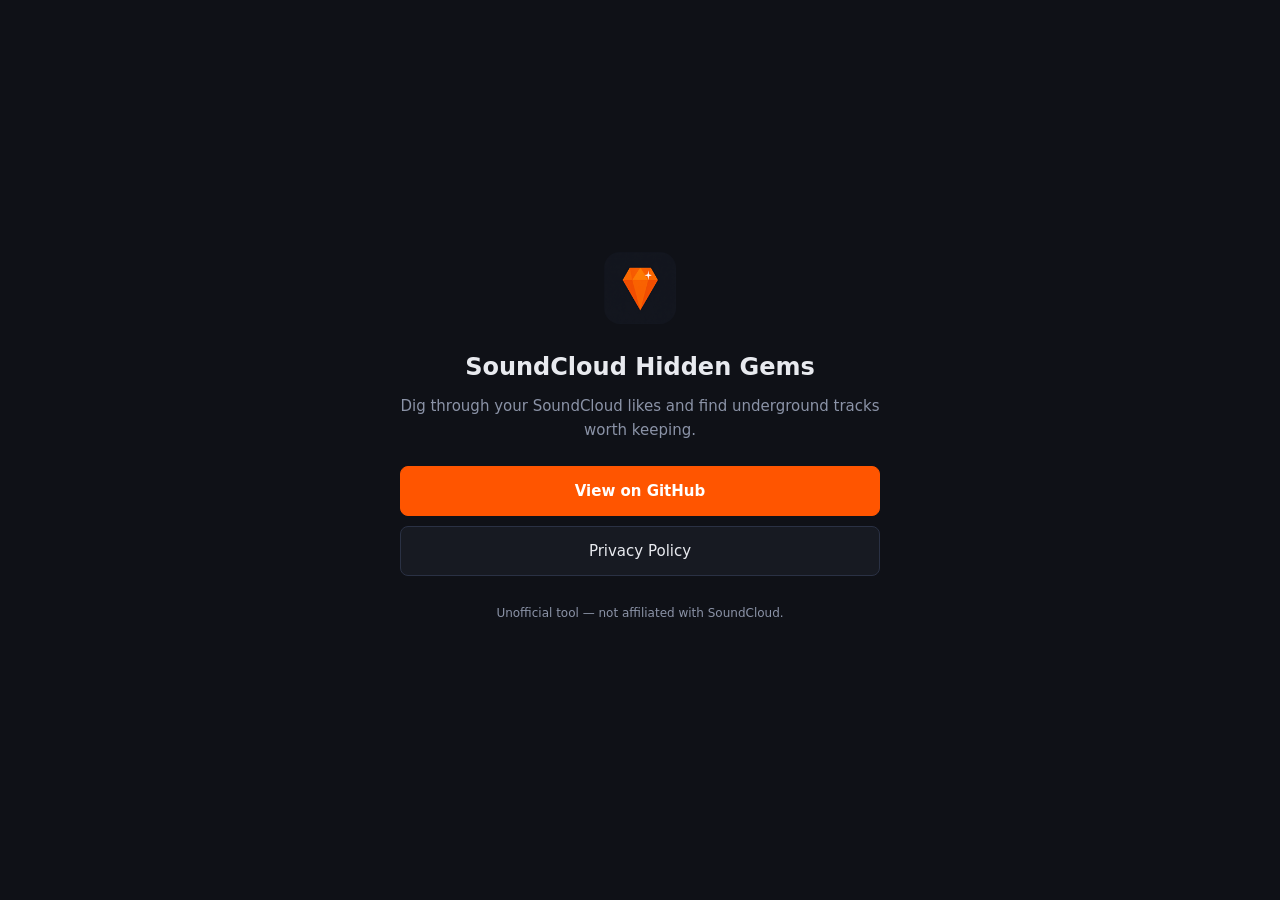
<file: docs/index.html>
<!DOCTYPE html>
<html lang="en">
<head>
  <meta charset="UTF-8">
  <meta name="viewport" content="width=device-width, initial-scale=1.0">
  <title>SoundCloud Hidden Gems</title>
  <style>
    :root {
      color-scheme: dark;
      --bg: #0f1117;
      --card: #171a22;
      --text: #e8eaef;
      --muted: #8b93a7;
      --accent: #ff5500;
      --border: #2a3144;
    }
    * { box-sizing: border-box; }
    body {
      margin: 0;
      font-family: "Segoe UI", system-ui, -apple-system, sans-serif;
      background: var(--bg);
      color: var(--text);
      line-height: 1.6;
      min-height: 100vh;
      display: flex;
      align-items: center;
      justify-content: center;
      padding: 24px;
    }
    main { max-width: 480px; text-align: center; }
    .logo { width: 72px; height: 72px; border-radius: 16px; margin-bottom: 16px; }
    h1 { font-size: 1.5rem; margin: 0 0 8px; }
    p { color: var(--muted); font-size: 0.9375rem; margin: 0 0 24px; }
    .links { display: flex; flex-direction: column; gap: 10px; }
    a {
      display: block;
      padding: 12px 16px;
      border-radius: 8px;
      background: var(--card);
      border: 1px solid var(--border);
      color: var(--text);
      text-decoration: none;
      font-size: 0.9375rem;
    }
    a:hover { border-color: var(--accent); }
    a.primary { background: var(--accent); border-color: var(--accent); color: #fff; font-weight: 600; }
    .disclaimer { margin-top: 28px; font-size: 0.75rem; color: var(--muted); }
  </style>
</head>
<body>
  <main>
    <img class="logo" src="icon128.png" alt="" width="72" height="72">
    <h1>SoundCloud Hidden Gems</h1>
    <p>Dig through your SoundCloud likes and find underground tracks worth keeping.</p>
    <div class="links">
      <a class="primary" href="https://github.com/rentovskiy-cell/Soundcloud_Hidden_Gems">View on GitHub</a>
      <a href="privacy.html">Privacy Policy</a>
    </div>
    <p class="disclaimer">Unofficial tool — not affiliated with SoundCloud.</p>
  </main>
</body>
</html>
</file>
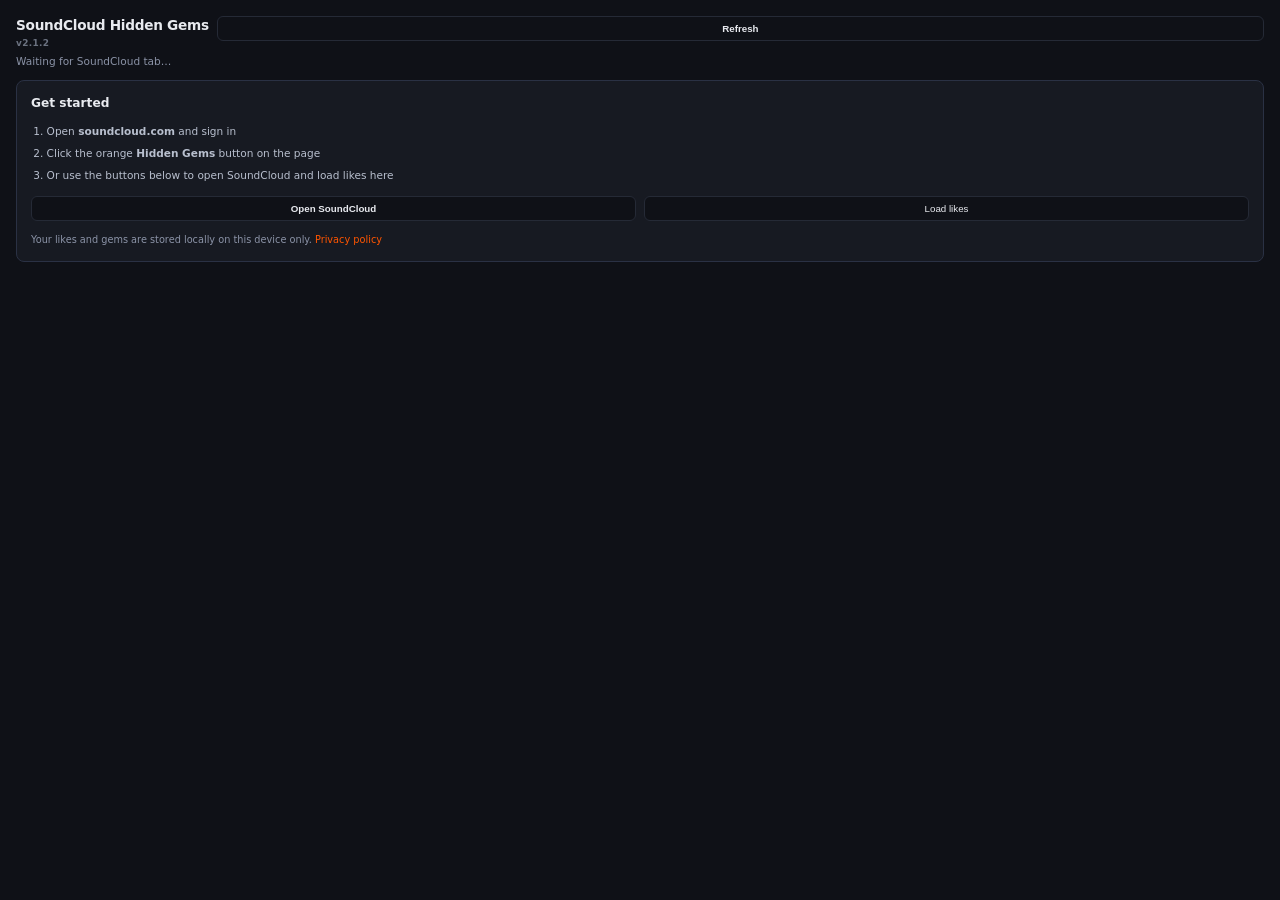
<file: chrome-extension/sidepanel.html>
<!DOCTYPE html>
<html lang="en">
<head>
  <meta charset="UTF-8">
  <meta name="viewport" content="width=device-width, initial-scale=1.0">
  <title>SoundCloud Hidden Gems</title>
  <link rel="stylesheet" href="sidepanel.css">
</head>
<body>
  <main class="panel">
    <header class="header">
      <div class="header-row">
        <div class="header-title-wrap">
          <h1>SoundCloud Hidden Gems</h1>
          <span id="version-label" class="version-label">v2.1.2</span>
        </div>
        <button type="button" id="refresh-likes" class="btn btn-header" title="Reload likes from SoundCloud">Refresh</button>
      </div>
      <p id="user-label" class="muted">Waiting for SoundCloud tab…</p>
      <p id="cache-info" class="cache-info hidden"></p>
    </header>

    <div id="onboarding" class="onboarding">
      <h2 class="onboarding-title">Get started</h2>
      <ol class="onboarding-steps">
        <li>Open <strong>soundcloud.com</strong> and sign in</li>
        <li>Click the orange <strong>Hidden Gems</strong> button on the page</li>
        <li>Or use the buttons below to open SoundCloud and load likes here</li>
      </ol>
      <div class="onboarding-actions">
        <button type="button" id="open-soundcloud" class="btn btn-onboarding-primary">Open SoundCloud</button>
        <button type="button" id="onboarding-load" class="btn btn-onboarding">Load likes</button>
      </div>
      <p class="onboarding-note">
        Your likes and gems are stored locally on this device only.
        <a id="privacy-link" class="onboarding-privacy" href="#" target="_blank" rel="noopener">Privacy policy</a>
      </p>
    </div>

    <div id="status" class="status hidden">Loading your likes…</div>

    <div id="progress-wrap" class="progress-wrap hidden">
      <div class="progress-bar">
        <div id="progress-fill" class="progress-fill"></div>
      </div>
      <p id="progress-text" class="progress-text">Starting…</p>
    </div>

    <div id="main-ui" class="main-ui hidden">
      <div class="tabs">
        <button type="button" id="tab-all" class="tab active">All Tracks</button>
        <button type="button" id="tab-gems" class="tab">My Gems</button>
        <button type="button" id="tab-session" class="tab tab-session hidden">Session</button>
      </div>

      <div id="gems-bar" class="session-bar gems-bar hidden">
        <div class="session-bar-info">
          <strong id="gems-bar-count">0</strong> saved gems
        </div>
        <div class="session-bar-actions">
          <button type="button" id="gems-export-json" class="btn btn-session">Export JSON</button>
          <button type="button" id="gems-copy-urls" class="btn btn-session">Copy URLs</button>
        </div>
      </div>

      <div id="session-bar" class="session-bar hidden">
        <div class="session-bar-info">
          <strong id="session-gem-count">0</strong> gems this session
        </div>
        <div class="session-bar-actions">
          <button type="button" id="session-view" class="btn btn-session">View session gems</button>
          <button type="button" id="session-export-json" class="btn btn-session">Export JSON</button>
          <button type="button" id="session-copy-urls" class="btn btn-session">Copy URLs</button>
          <button type="button" id="session-clear" class="btn btn-session">Clear session</button>
        </div>
      </div>

      <p class="current-preset-line">
        Current Preset: <strong id="current-preset-display">Default</strong>
      </p>

      <div id="active-filter-summary" class="active-filter-summary active-filter-summary-compact">
        <h3>Active Filters</h3>
        <ul id="active-filter-list" class="active-filter-list"></ul>
      </div>

      <details id="filters" class="filters collapsible-section">
        <summary class="collapsible-summary">Filters</summary>
        <div class="filters-body">
          <div class="presets">
            <label class="field-label">
              <span>Preset</span>
              <select id="preset-select"></select>
            </label>
            <div class="preset-actions">
              <button type="button" id="save-preset" class="btn">Save Current as New</button>
              <button type="button" id="rename-preset" class="btn">Rename</button>
              <button type="button" id="delete-preset" class="btn btn-danger">Delete</button>
            </div>
          </div>

          <label class="slider-label">
            <span>Max Plays</span>
            <output id="plays-out">5,000</output>
          </label>
          <input type="range" id="max-plays" min="100" max="100000" step="100" value="5000">

          <label class="slider-label">
            <span>Max Followers</span>
            <output id="followers-out">5,000</output>
          </label>
          <input type="range" id="max-followers" min="100" max="100000" step="100" value="5000">

          <label class="slider-label">
            <span>Max Duration (min)</span>
            <output id="duration-out">20</output>
          </label>
          <input type="range" id="max-duration" min="1" max="120" step="1" value="20">

          <label class="field-label">
            <span>Liked Within</span>
            <select id="liked-within">
              <option value="all">All Time</option>
              <option value="30">Last 30 Days</option>
              <option value="90">Last 90 Days</option>
              <option value="180">Last 6 Months</option>
              <option value="365">Last Year</option>
              <option value="older365">Older Than 1 Year</option>
              <option value="older730">Older Than 2 Years</option>
              <option value="older1095">Older Than 3 Years</option>
            </select>
          </label>

          <div class="checkbox-group">
            <label><input type="checkbox" id="exclude-mixes" checked> Exclude DJ Mixes</label>
            <label><input type="checkbox" id="exclude-podcasts" checked> Exclude Podcasts</label>
            <label><input type="checkbox" id="exclude-live" checked> Exclude Live Sets</label>
            <label><input type="checkbox" id="hide-seen"> Hide Seen Tracks</label>
          </div>

          <label class="field-label">
            <span>Clips / Snippets</span>
            <select id="clips-filter">
              <option value="hide">Hide (full tracks only)</option>
              <option value="any">Show all</option>
              <option value="only">Clips &amp; snippets only</option>
            </select>
          </label>

          <button type="button" id="reset-filters" class="btn btn-reset">Reset Filters</button>
        </div>
      </details>

      <div id="active-label-bar" class="active-label-bar hidden">
        <span>Active Label: <strong id="label-filter-name"></strong></span>
        <button type="button" id="clear-label-filter" class="chip-clear" aria-label="Clear label filter">×</button>
      </div>

      <div id="active-artist-bar" class="active-label-bar active-artist-bar hidden">
        <span>Active Artist: <strong id="artist-filter-name"></strong></span>
        <button type="button" id="clear-artist-filter" class="chip-clear" aria-label="Clear artist filter">×</button>
      </div>

      <div id="active-tag-bar" class="active-label-bar active-tag-bar hidden">
        <span>SC tag: <strong id="tag-filter-name"></strong></span>
        <button type="button" id="clear-tag-filter" class="chip-clear" aria-label="Clear SC tag filter">×</button>
      </div>

      <div id="active-user-tag-bar" class="active-label-bar active-user-tag-bar hidden">
        <span>My tag: <strong id="user-tag-filter-name"></strong></span>
        <button type="button" id="clear-user-tag-filter" class="chip-clear" aria-label="Clear my tag filter">×</button>
      </div>

      <div id="active-clips-bar" class="active-label-bar active-clips-bar hidden">
        <span>Showing <strong>clips &amp; snippets</strong> only</span>
        <button type="button" id="clear-clips-only" class="chip-clear" aria-label="Exit clips-only mode">×</button>
      </div>

      <div id="clips-quick-bar" class="clips-quick-bar hidden">
        <span><strong id="clips-count">0</strong> clips/snippets in your likes</span>
        <button type="button" id="browse-clips" class="btn btn-clips-quick">Browse clips only</button>
      </div>

      <div id="now-playing" class="now-playing">
        <h2>Now Playing</h2>
        <p id="np-title" class="np-title">—</p>
        <p id="np-artist" class="np-artist">—</p>
        <div class="np-controls">
          <button type="button" id="np-previous" class="btn btn-np" disabled>Previous</button>
          <button type="button" id="np-play-pause" class="btn btn-np btn-np-primary">Play</button>
        </div>
        <div class="dig-panel">
          <div class="dig-row">
            <button type="button" id="dig-toggle" class="btn btn-dig">Start Dig Session</button>
            <label class="dig-advance-label">
              <span>Advance after</span>
              <select id="dig-advance">
                <option value="percent:50">50% of track</option>
                <option value="percent:75">75% of track</option>
                <option value="seconds:30">30 seconds</option>
                <option value="seconds:60">60 seconds</option>
                <option value="seconds:90">90 seconds</option>
              </select>
            </label>
          </div>
          <p id="dig-status" class="dig-status hidden"></p>
        </div>
        <p id="playback-error" class="playback-error hidden"></p>
      </div>

      <div id="stats-compact" class="stats-compact">
        <div class="stat stat-primary">
          <span class="stat-label">Matching</span>
          <strong id="stat-matching">0</strong>
        </div>
        <div class="stat stat-primary">
          <span class="stat-label">Unseen</span>
          <strong id="stat-unseen">0</strong>
        </div>
      </div>

      <details id="stats-more" class="stats collapsible-section">
        <summary class="collapsible-summary"><span id="stats-summary">More stats</span></summary>
        <div class="stat">
          <span class="stat-label">Total liked tracks</span>
          <strong id="stat-total">0</strong>
        </div>
        <div class="stat">
          <span class="stat-label">Clips / snippets</span>
          <strong id="stat-clips">0</strong>
        </div>
        <div class="stat">
          <span class="stat-label">My Gems</span>
          <strong id="stat-gems">0</strong>
        </div>
        <div class="stat">
          <span class="stat-label">Session gems</span>
          <strong id="stat-session-gems">0</strong>
        </div>
        <div id="stat-avg-plays-wrap" class="stat">
          <span class="stat-label">Average plays</span>
          <strong id="stat-avg-plays">N/A</strong>
        </div>
        <div id="stat-avg-followers-wrap" class="stat">
          <span class="stat-label">Average followers</span>
          <strong id="stat-avg-followers">N/A</strong>
        </div>
        <div class="stat">
          <span class="stat-label">Seen tracks</span>
          <strong id="stat-seen">0</strong>
        </div>
      </details>

      <p id="no-matches-notice" class="no-matches-notice hidden">No tracks match current filters.</p>

      <label class="search-wrap">
        <span class="search-label">Search</span>
        <input type="search" id="track-search" class="search-input" placeholder="Title, artist, label, genre, tags…" autocomplete="off">
      </label>

      <details id="top-tags" class="top-labels collapsible-section">
        <summary class="collapsible-summary">SoundCloud Tags</summary>
        <div id="top-tags-list" class="tag-chips"></div>
      </details>

      <details id="my-tags" class="top-labels collapsible-section">
        <summary class="collapsible-summary"><span id="my-tags-summary">My Tags</span></summary>
        <div id="my-tags-list" class="tag-chips user-tag-chips"></div>
      </details>

      <details id="top-artists" class="top-labels collapsible-section">
        <summary class="collapsible-summary">Top Artists</summary>
        <div id="top-artists-list" class="top-labels-list"></div>
      </details>

      <details id="top-labels" class="top-labels collapsible-section">
        <summary class="collapsible-summary">Top Labels</summary>
        <div id="top-labels-list" class="top-labels-list"></div>
      </details>

      <details id="browse-artists" class="top-labels collapsible-section browse-section">
        <summary class="collapsible-summary"><span id="browse-artists-summary">All Artists</span></summary>
        <div class="browse-controls">
          <input type="search" id="browse-artists-search" class="browse-search" placeholder="Search artists…" autocomplete="off">
          <label class="browse-min-label">
            <span>Show</span>
            <select id="browse-artists-min">
              <option value="1">All (incl. 1 track)</option>
              <option value="2">2+ tracks</option>
              <option value="5">5+ tracks</option>
            </select>
          </label>
        </div>
        <div id="browse-artists-list" class="browse-list"></div>
      </details>

      <details id="browse-labels" class="top-labels collapsible-section browse-section">
        <summary class="collapsible-summary"><span id="browse-labels-summary">All Labels</span></summary>
        <div class="browse-controls">
          <input type="search" id="browse-labels-search" class="browse-search" placeholder="Search labels…" autocomplete="off">
          <label class="browse-min-label">
            <span>Show</span>
            <select id="browse-labels-min">
              <option value="1">All (incl. 1 track)</option>
              <option value="2">2+ tracks</option>
              <option value="5">5+ tracks</option>
            </select>
          </label>
        </div>
        <div id="browse-labels-list" class="browse-list"></div>
      </details>

      <div id="table-wrap" class="table-wrap">
        <table>
          <thead>
            <tr>
              <th class="col-star"></th>
              <th class="sortable" data-sort="title">Title</th>
              <th class="sortable" data-sort="username">Artist</th>
              <th class="sortable" data-sort="label_name">Label</th>
              <th>My Tags</th>
              <th class="sortable num" data-sort="playback_count">Plays</th>
              <th class="sortable num" data-sort="likes_count">Likes</th>
              <th class="sortable num" data-sort="followers_count">Followers</th>
              <th class="sortable num" data-sort="duration">Duration</th>
              <th class="sortable num" data-sort="played_at">Date Liked</th>
              <th class="sortable num" data-sort="liked_age">Liked Age</th>
              <th class="col-play">Play</th>
              <th>Open</th>
            </tr>
          </thead>
          <tbody id="tracks-body"></tbody>
        </table>
      </div>

      <button type="button" id="next-gem-fab" class="next-gem-fab" disabled>Next Gem</button>
    </div>

    <div id="error" class="error hidden"></div>
  </main>
  <script src="playback.js"></script>
  <script src="sidepanel.js"></script>
</body>
</html>
</file>
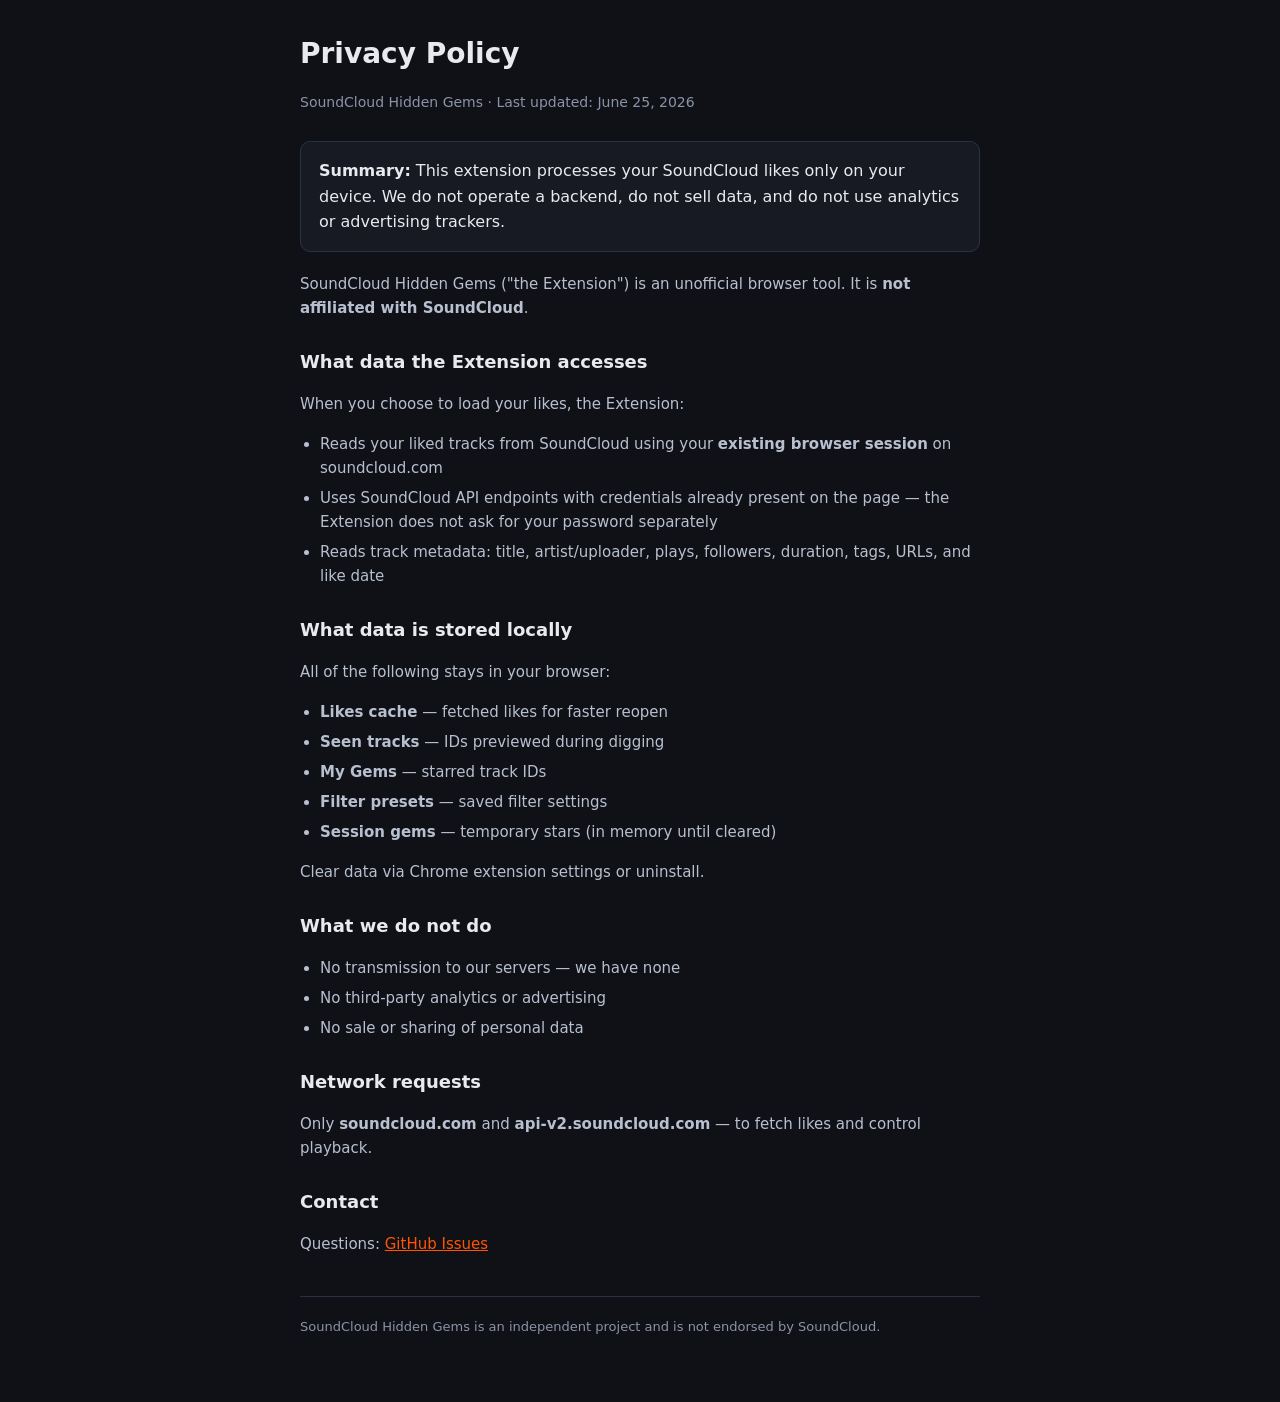
<file: docs/privacy.html>
<!DOCTYPE html>
<html lang="en">
<head>
  <meta charset="UTF-8">
  <meta name="viewport" content="width=device-width, initial-scale=1.0">
  <title>Privacy Policy — SoundCloud Hidden Gems</title>
  <style>
    :root {
      color-scheme: dark;
      --bg: #0f1117;
      --card: #171a22;
      --text: #e8eaef;
      --muted: #8b93a7;
      --accent: #ff5500;
      --border: #2a3144;
    }
    * { box-sizing: border-box; }
    body {
      margin: 0;
      font-family: "Segoe UI", system-ui, -apple-system, sans-serif;
      background: var(--bg);
      color: var(--text);
      line-height: 1.6;
    }
    main {
      max-width: 720px;
      margin: 0 auto;
      padding: 32px 20px 64px;
    }
    h1 { font-size: 1.75rem; margin: 0 0 8px; }
    .meta { color: var(--muted); font-size: 0.875rem; margin-bottom: 28px; }
    h2 { font-size: 1.125rem; margin: 28px 0 10px; }
    p, li { color: #b8bfce; font-size: 0.9375rem; }
    ul { padding-left: 1.25rem; }
    li + li { margin-top: 6px; }
    a { color: var(--accent); }
    .card {
      background: var(--card);
      border: 1px solid var(--border);
      border-radius: 10px;
      padding: 16px 18px;
      margin: 20px 0;
    }
    footer {
      margin-top: 40px;
      padding-top: 20px;
      border-top: 1px solid var(--border);
      color: var(--muted);
      font-size: 0.8125rem;
    }
  </style>
</head>
<body>
  <main>
    <h1>Privacy Policy</h1>
    <p class="meta">SoundCloud Hidden Gems · Last updated: June 25, 2026</p>

    <div class="card">
      <strong>Summary:</strong> This extension processes your SoundCloud likes only on your device.
      We do not operate a backend, do not sell data, and do not use analytics or advertising trackers.
    </div>

    <p>
      SoundCloud Hidden Gems (&quot;the Extension&quot;) is an unofficial browser tool.
      It is <strong>not affiliated with SoundCloud</strong>.
    </p>

    <h2>What data the Extension accesses</h2>
    <p>When you choose to load your likes, the Extension:</p>
    <ul>
      <li>Reads your liked tracks from SoundCloud using your <strong>existing browser session</strong> on soundcloud.com</li>
      <li>Uses SoundCloud API endpoints with credentials already present on the page — the Extension does not ask for your password separately</li>
      <li>Reads track metadata: title, artist/uploader, plays, followers, duration, tags, URLs, and like date</li>
    </ul>

    <h2>What data is stored locally</h2>
    <p>All of the following stays in your browser:</p>
    <ul>
      <li><strong>Likes cache</strong> — fetched likes for faster reopen</li>
      <li><strong>Seen tracks</strong> — IDs previewed during digging</li>
      <li><strong>My Gems</strong> — starred track IDs</li>
      <li><strong>Filter presets</strong> — saved filter settings</li>
      <li><strong>Session gems</strong> — temporary stars (in memory until cleared)</li>
    </ul>
    <p>Clear data via Chrome extension settings or uninstall.</p>

    <h2>What we do not do</h2>
    <ul>
      <li>No transmission to our servers — we have none</li>
      <li>No third-party analytics or advertising</li>
      <li>No sale or sharing of personal data</li>
    </ul>

    <h2>Network requests</h2>
    <p>Only <strong>soundcloud.com</strong> and <strong>api-v2.soundcloud.com</strong> — to fetch likes and control playback.</p>

    <h2>Contact</h2>
    <p>
      Questions:
      <a href="https://github.com/rentovskiy-cell/Soundcloud_Hidden_Gems/issues">GitHub Issues</a>
    </p>

    <footer>
      SoundCloud Hidden Gems is an independent project and is not endorsed by SoundCloud.
    </footer>
  </main>
</body>
</html>
</file>
<file: chrome-extension/sidepanel.css>
*,
*::before,
*::after {
  box-sizing: border-box;
}

html,
body {
  margin: 0;
  min-height: 100%;
  background: #0f1117;
  color: #e8eaef;
  font-family: "Segoe UI", system-ui, -apple-system, sans-serif;
  font-size: 13px;
  line-height: 1.4;
}

.panel {
  display: flex;
  flex-direction: column;
  min-height: 100vh;
  padding: 16px;
  gap: 12px;
}

.header h1 {
  margin: 0;
  font-size: 1.05rem;
  font-weight: 700;
  letter-spacing: -0.02em;
}

.header-row {
  display: flex;
  align-items: flex-start;
  justify-content: space-between;
  gap: 8px;
}

.header-title-wrap {
  display: flex;
  flex-direction: column;
  gap: 2px;
  min-width: 0;
}

.version-label {
  font-size: 0.6875rem;
  font-weight: 600;
  color: #6b7280;
  letter-spacing: 0.04em;
}

.onboarding-privacy {
  color: #ff5500;
  text-decoration: none;
}

.onboarding-privacy:hover {
  text-decoration: underline;
}

.btn-header {
  flex: 0 0 auto;
  padding: 5px 10px;
  font-size: 0.75rem;
  font-weight: 600;
}

.cache-info {
  margin: 4px 0 0;
  color: #6eb5ff;
  font-size: 0.75rem;
}

.muted {
  margin: 4px 0 0;
  color: #8b93a7;
  font-size: 0.8125rem;
}

.status {
  padding: 10px 12px;
  border-radius: 8px;
  background: #171a22;
  color: #b8bfce;
}

.onboarding {
  display: flex;
  flex-direction: column;
  gap: 12px;
  padding: 14px;
  border-radius: 8px;
  background: #171a22;
  border: 1px solid #2a3144;
}

.onboarding-title {
  margin: 0;
  font-size: 0.9375rem;
  font-weight: 600;
  color: #e8eaef;
}

.onboarding-steps {
  margin: 0;
  padding-left: 1.2rem;
  color: #b8bfce;
  font-size: 0.8125rem;
  line-height: 1.5;
}

.onboarding-steps li + li {
  margin-top: 6px;
}

.onboarding-actions {
  display: flex;
  flex-wrap: wrap;
  gap: 8px;
}

.btn-onboarding-primary {
  flex: 1 1 auto;
  background: #ff5500;
  color: #fff;
  font-weight: 700;
}

.btn-onboarding-primary:hover {
  background: #ff6a1a;
}

.btn-onboarding {
  flex: 1 1 auto;
}

.onboarding-note {
  margin: 0;
  font-size: 0.75rem;
  color: #8b93a7;
  line-height: 1.4;
}

.hidden {
  display: none !important;
}

.progress-wrap {
  display: flex;
  flex-direction: column;
  gap: 6px;
}

.progress-bar {
  height: 6px;
  border-radius: 999px;
  background: #252a36;
  overflow: hidden;
}

.progress-fill {
  width: 0%;
  height: 100%;
  border-radius: inherit;
  background: #ff5500;
  transition: width 0.2s ease;
}

.progress-text {
  margin: 0;
  color: #8b93a7;
  font-size: 0.8125rem;
}

.main-ui {
  display: flex;
  flex-direction: column;
  gap: 12px;
  flex: 1;
  min-height: 0;
}

.tabs {
  display: flex;
  gap: 4px;
  padding: 4px;
  border-radius: 8px;
  background: #171a22;
}

.tab {
  flex: 1;
  padding: 8px 12px;
  border: none;
  border-radius: 6px;
  background: transparent;
  color: #8b93a7;
  font-size: 0.8125rem;
  font-weight: 600;
  cursor: pointer;
  transition: background 0.15s, color 0.15s;
}

.tab:hover {
  color: #e8eaef;
}

.tab.active {
  background: #252a36;
  color: #ff5500;
}

.current-preset-line {
  margin: 0 0 10px;
  font-size: 0.8125rem;
  color: #b8bfce;
}

.current-preset-line strong {
  color: #ff5500;
  font-weight: 600;
}

.active-label-bar {
  display: flex;
  align-items: center;
  justify-content: space-between;
  gap: 8px;
  padding: 10px 12px;
  border-radius: 8px;
  background: #1a2030;
  border: 1px solid #2a3550;
  color: #b8bfce;
  font-size: 0.8125rem;
}

.active-label-bar strong {
  color: #6eb5ff;
  font-weight: 600;
}

.active-filter-summary {
  margin-top: 0;
  padding: 10px 12px;
  border-radius: 8px;
  background: #171a22;
}

.active-filter-summary-compact {
  padding-top: 10px;
  padding-bottom: 10px;
}

.active-filter-summary-compact h3 {
  margin-top: 0;
}

.active-filter-summary h3 {
  margin: 0 0 8px;
  font-size: 0.75rem;
  text-transform: uppercase;
  letter-spacing: 0.08em;
  color: #8b93a7;
  font-weight: 600;
}

.active-filter-list {
  margin: 0;
  padding: 0;
  list-style: none;
  display: flex;
  flex-direction: column;
  gap: 4px;
}

.active-filter-list li {
  padding: 5px 8px;
  border-radius: 6px;
  background: #0f1117;
  color: #e8eaef;
  font-size: 0.8125rem;
  font-variant-numeric: tabular-nums;
}

.no-matches-notice {
  margin: 0;
  padding: 12px;
  border-radius: 8px;
  background: #171a22;
  border: 1px dashed #252a36;
  color: #8b93a7;
  font-size: 0.8125rem;
  text-align: center;
}

.now-playing {
  padding: 12px;
  border-radius: 8px;
  background: linear-gradient(135deg, #1a2030 0%, #171a22 100%);
  border: 1px solid #252a36;
}

.now-playing h2 {
  margin: 0 0 8px;
  font-size: 0.75rem;
  text-transform: uppercase;
  letter-spacing: 0.08em;
  color: #8b93a7;
}

.np-title {
  margin: 0;
  font-size: 0.9375rem;
  font-weight: 600;
  color: #e8eaef;
  overflow: hidden;
  text-overflow: ellipsis;
  white-space: nowrap;
}

.np-artist {
  margin: 2px 0 10px;
  font-size: 0.8125rem;
  color: #8b93a7;
  overflow: hidden;
  text-overflow: ellipsis;
  white-space: nowrap;
}

.np-controls {
  display: grid;
  grid-template-columns: 1fr 1fr;
  gap: 6px;
}

.btn-np {
  padding: 8px 6px;
  font-size: 0.75rem;
  font-weight: 600;
}

.btn-np-primary {
  border-color: #ff5500;
  background: #2a1a10;
  color: #ffb366;
}

.btn-np-primary:hover {
  background: #3a2210;
  color: #ff5500;
}

.btn-np:disabled {
  opacity: 0.4;
  cursor: not-allowed;
}

.playback-error {
  margin: 8px 0 0;
  font-size: 0.75rem;
  color: #ffb366;
}

.playback-error.playback-status {
  color: #8b93a7;
}

.dig-panel {
  margin-top: 10px;
  padding-top: 10px;
  border-top: 1px solid #252a36;
}

.dig-row {
  display: flex;
  flex-direction: column;
  gap: 8px;
}

.btn-dig {
  width: 100%;
  font-weight: 600;
}

.btn-dig-active {
  border-color: #ff5500;
  background: #2a1a10;
  color: #ffb366;
}

.dig-advance-label {
  display: flex;
  flex-direction: column;
  gap: 4px;
  font-size: 0.75rem;
  color: #8b93a7;
}

.dig-advance-label select {
  padding: 6px 8px;
  border: 1px solid #252a36;
  border-radius: 6px;
  background: #0f1117;
  color: #e8eaef;
  font-size: 0.8125rem;
}

.dig-status {
  margin: 8px 0 0;
  font-size: 0.75rem;
  color: #6eb5ff;
}

.search-wrap {
  display: flex;
  flex-direction: column;
  gap: 4px;
}

.search-label {
  font-size: 0.75rem;
  text-transform: uppercase;
  letter-spacing: 0.08em;
  color: #8b93a7;
}

.search-input {
  width: 100%;
  padding: 8px 10px;
  border: 1px solid #252a36;
  border-radius: 8px;
  background: #171a22;
  color: #e8eaef;
  font-size: 0.8125rem;
}

.search-input:focus {
  outline: none;
  border-color: #ff5500;
}

.search-input::placeholder {
  color: #5a6070;
}

.active-tag-bar strong {
  color: #b88cff;
}

.active-clips-bar {
  border-color: #4a3a20;
  background: #1f1a14;
}

.active-clips-bar strong {
  color: #ffb366;
}

.clips-quick-bar {
  display: flex;
  align-items: center;
  justify-content: space-between;
  gap: 10px;
  padding: 10px 12px;
  border-radius: 8px;
  background: #1f1a14;
  border: 1px dashed #4a3a20;
  color: #b8bfce;
  font-size: 0.8125rem;
}

.clips-quick-bar strong {
  color: #ffb366;
}

.btn-clips-quick {
  flex: 0 0 auto;
  padding: 6px 10px;
  font-size: 0.75rem;
  font-weight: 600;
  border-color: #5c4a20;
  color: #ffb366;
}

.btn-clips-quick:hover {
  border-color: #ff5500;
  color: #ff5500;
}

.premiere-badge {
  display: inline-block;
  padding: 1px 5px;
  margin-right: 4px;
  border-radius: 4px;
  background: #1a2430;
  border: 1px solid #2a4550;
  color: #7ec8e3;
  font-size: 0.625rem;
  font-weight: 700;
  text-transform: uppercase;
  letter-spacing: 0.04em;
  vertical-align: middle;
}

.via-channel {
  display: block;
  margin-top: 2px;
  color: #5a6070;
  font-size: 0.625rem;
  line-height: 1.2;
}

.clip-badge {
  display: inline-block;
  padding: 1px 5px;
  margin-right: 4px;
  border-radius: 4px;
  background: #2a2210;
  border: 1px solid #5c4a20;
  color: #ffb366;
  font-size: 0.625rem;
  font-weight: 700;
  text-transform: uppercase;
  letter-spacing: 0.04em;
  vertical-align: middle;
}

.filters {
  padding: 12px;
  border-radius: 8px;
  background: #171a22;
}

.filters-body {
  display: flex;
  flex-direction: column;
  gap: 2px;
  margin-top: 8px;
}

.filters:not([open]) .filters-body {
  display: none;
}

.filters[open] > .collapsible-summary {
  margin-bottom: 0;
}

.filters h2 {
  margin: 0 0 8px;
  font-size: 0.75rem;
  text-transform: uppercase;
  letter-spacing: 0.08em;
  color: #8b93a7;
}

.presets {
  display: flex;
  flex-direction: column;
  gap: 8px;
  margin-bottom: 8px;
  padding-bottom: 10px;
  border-bottom: 1px solid #252a36;
}

.presets select,
.field-label select {
  width: 100%;
  padding: 6px 8px;
  border: 1px solid #252a36;
  border-radius: 6px;
  background: #0f1117;
  color: #e8eaef;
  font-size: 0.8125rem;
}

.preset-actions {
  display: grid;
  grid-template-columns: 1fr;
  gap: 6px;
}

.btn-reset {
  width: 100%;
  margin-top: 12px;
  border-color: #3a4050;
  color: #b8bfce;
}

.btn-reset:hover {
  border-color: #ff5500;
  color: #ff5500;
}

.chip-clear {
  padding: 0 6px;
  border: none;
  border-radius: 4px;
  background: transparent;
  color: #8b93a7;
  font-size: 1.125rem;
  line-height: 1;
  cursor: pointer;
}

.chip-clear:hover {
  color: #ff5500;
  background: #252a36;
}

.btn {
  flex: 1;
  padding: 6px 8px;
  border: 1px solid #252a36;
  border-radius: 6px;
  background: #0f1117;
  color: #e8eaef;
  font-size: 0.75rem;
  cursor: pointer;
}

.btn:hover {
  border-color: #ff5500;
  color: #ff5500;
}

.btn-danger:hover {
  border-color: #c0392b;
  color: #e74c3c;
}

.slider-label,
.field-label {
  display: flex;
  justify-content: space-between;
  align-items: center;
  margin-top: 8px;
  margin-bottom: 2px;
  font-size: 0.8125rem;
}

.field-label {
  flex-direction: column;
  align-items: stretch;
  gap: 6px;
}

.slider-label output {
  font-variant-numeric: tabular-nums;
  font-weight: 600;
  color: #ff5500;
}

input[type="range"] {
  width: 100%;
  accent-color: #ff5500;
}

.checkbox-group {
  display: flex;
  flex-direction: column;
  gap: 6px;
  margin-top: 12px;
  padding-top: 10px;
  border-top: 1px solid #252a36;
}

.checkbox-group label {
  display: flex;
  align-items: center;
  gap: 8px;
  cursor: pointer;
  font-size: 0.8125rem;
}

#stats-more {
  padding: 12px;
  border-radius: 8px;
  background: #171a22;
}

#stats-more[open] > .collapsible-summary {
  margin-bottom: 8px;
}

.stats-compact {
  display: grid;
  grid-template-columns: 1fr 1fr;
  gap: 8px;
}

.stats {
  display: grid;
  grid-template-columns: 1fr;
  gap: 8px;
  margin-top: 8px;
}

.stat-primary {
  background: #1c2030;
  border: 1px solid #2a3144;
}

.stat-primary strong {
  color: #e8eaef;
}

.stat-primary .stat-label {
  color: #a8b0c4;
}

.stat {
  display: flex;
  justify-content: space-between;
  align-items: center;
  padding: 10px 12px;
  border-radius: 8px;
  background: #171a22;
}

.stat-label {
  color: #8b93a7;
}

.stat strong {
  font-size: 0.9375rem;
  font-variant-numeric: tabular-nums;
}

.top-labels {
  padding: 12px;
  border-radius: 8px;
  background: #171a22;
}

.collapsible-section {
  border: none;
}

.collapsible-summary {
  margin: 0 0 0;
  padding: 0;
  font-size: 0.75rem;
  text-transform: uppercase;
  letter-spacing: 0.08em;
  color: #8b93a7;
  cursor: pointer;
  list-style: none;
  user-select: none;
}

.collapsible-summary::-webkit-details-marker {
  display: none;
}

.collapsible-summary::before {
  content: "▸ ";
  display: inline-block;
  transition: transform 0.15s ease;
}

.top-labels[open] > .collapsible-summary::before {
  transform: rotate(90deg);
}

.collapsible-section[open] > .collapsible-summary::before {
  transform: rotate(90deg);
}

.collapsible-section[open] > .collapsible-summary {
  margin-bottom: 8px;
}

.top-labels[open] > .collapsible-summary {
  margin-bottom: 8px;
}

.top-labels:not([open]) > .top-labels-list,
.top-tags:not([open]) > .tag-chips,
.browse-section:not([open]) > .browse-list,
.browse-section:not([open]) > .browse-controls {
  display: none;
}

.session-bar {
  display: flex;
  flex-direction: column;
  gap: 8px;
  padding: 10px 12px;
  border-radius: 8px;
  background: #1a2030;
  border: 1px solid #2a3550;
}

.session-bar-active {
  border-color: #6eb5ff;
  box-shadow: inset 0 0 0 1px rgba(110, 181, 255, 0.25);
}

.gems-bar-active {
  border-color: #ffb347;
  box-shadow: inset 0 0 0 1px rgba(255, 179, 71, 0.25);
}

.gems-bar .session-bar-info strong {
  color: #ffb347;
}

.session-bar-info {
  font-size: 0.8125rem;
  color: #b8bfce;
}

.session-bar-info strong {
  color: #6eb5ff;
  font-size: 1rem;
}

.session-bar-actions {
  display: flex;
  flex-wrap: wrap;
  gap: 6px;
}

.btn-session {
  flex: 1 1 auto;
  min-width: 0;
  padding: 6px 8px;
  font-size: 0.6875rem;
  font-weight: 600;
}

.tab-session.active {
  color: #6eb5ff;
}

.active-artist-bar {
  border-color: #2a4050;
  background: #141c24;
}

.active-artist-bar strong {
  color: #6eb5ff;
}

.browse-controls {
  display: flex;
  flex-direction: column;
  gap: 8px;
  margin: 8px 0;
}

.browse-search {
  width: 100%;
  padding: 7px 10px;
  border: 1px solid #252a36;
  border-radius: 6px;
  background: #0f1117;
  color: #e8eaef;
  font-size: 0.8125rem;
}

.browse-search:focus {
  outline: none;
  border-color: #ff5500;
}

.browse-min-label {
  display: flex;
  align-items: center;
  justify-content: space-between;
  gap: 8px;
  font-size: 0.75rem;
  color: #8b93a7;
}

.browse-min-label select {
  flex: 1;
  padding: 5px 8px;
  border: 1px solid #252a36;
  border-radius: 6px;
  background: #0f1117;
  color: #e8eaef;
  font-size: 0.75rem;
}

.browse-list {
  display: flex;
  flex-direction: column;
  gap: 4px;
  max-height: 220px;
  overflow: auto;
  padding-right: 2px;
}

.browse-item .label-stat-count {
  font-size: 0.6875rem;
}

.find-full-btn {
  display: inline-block;
  margin-right: 4px;
  padding: 1px 6px;
  border: 1px solid #2a4050;
  border-radius: 4px;
  background: #141c24;
  color: #6eb5ff;
  font-family: inherit;
  font-size: 0.625rem;
  font-weight: 700;
  text-transform: uppercase;
  letter-spacing: 0.03em;
  cursor: pointer;
  vertical-align: middle;
}

.find-full-btn:hover {
  border-color: #6eb5ff;
  color: #9ed0ff;
}

.session-badge {
  display: inline-block;
  padding: 1px 5px;
  margin-right: 4px;
  border-radius: 4px;
  background: #1a2840;
  border: 1px solid #2a4050;
  color: #6eb5ff;
  font-size: 0.625rem;
  font-weight: 700;
  text-transform: uppercase;
  letter-spacing: 0.04em;
  vertical-align: middle;
}

.top-labels h2 {
  margin: 0 0 8px;
  font-size: 0.75rem;
  text-transform: uppercase;
  letter-spacing: 0.08em;
  color: #8b93a7;
}

.top-labels-list {
  display: flex;
  flex-direction: column;
  gap: 4px;
}

.label-stat {
  display: flex;
  justify-content: space-between;
  align-items: center;
  width: 100%;
  padding: 6px 8px;
  border: 1px solid transparent;
  border-radius: 6px;
  background: #0f1117;
  color: #e8eaef;
  font-size: 0.8125rem;
  text-align: left;
  cursor: pointer;
}

.label-stat:hover {
  border-color: #ff5500;
  background: #171a22;
}

.label-stat-active,
.label-stat-active:hover {
  border-color: #ff5500;
  background: #2a1a10;
  box-shadow: inset 0 0 0 1px rgba(255, 85, 0, 0.25);
}

.label-stat-active .label-stat-name {
  color: #ff5500;
}

.label-stat-name {
  font-weight: 500;
  overflow: hidden;
  text-overflow: ellipsis;
  white-space: nowrap;
  margin-right: 8px;
}

.label-stat-count {
  flex-shrink: 0;
  color: #8b93a7;
  font-variant-numeric: tabular-nums;
}

.tag-chips {
  display: flex;
  flex-wrap: wrap;
  gap: 6px;
}

.tag-chip {
  display: inline-flex;
  align-items: center;
  gap: 6px;
  padding: 5px 10px;
  border: 1px solid #252a36;
  border-radius: 999px;
  background: #0f1117;
  color: #e8eaef;
  font-size: 0.75rem;
  cursor: pointer;
  transition: border-color 0.15s, background 0.15s;
}

.tag-chip:hover {
  border-color: #b88cff;
  color: #dcc6ff;
}

.tag-chip-active {
  border-color: #b88cff;
  background: #221830;
  color: #dcc6ff;
}

.tag-chip-count {
  color: #8b93a7;
  font-size: 0.6875rem;
  font-variant-numeric: tabular-nums;
}

.user-tags-cell {
  min-width: 88px;
  max-width: 140px;
  vertical-align: top;
}

.user-tags-wrap {
  display: flex;
  flex-wrap: wrap;
  gap: 4px;
  align-items: center;
}

.user-tag-chip {
  display: inline-flex;
  align-items: center;
  gap: 2px;
  padding: 2px 4px 2px 6px;
  border: 1px solid #4a3820;
  border-radius: 999px;
  background: #2a2010;
  font-size: 0.6875rem;
  line-height: 1.2;
}

.user-tag-chip-list {
  cursor: pointer;
  padding: 5px 10px;
  font-size: 0.75rem;
  gap: 6px;
}

.user-tag-chip-active {
  border-color: #ffb347;
  background: #3a2810;
}

.user-tag-filter {
  border: none;
  background: transparent;
  color: #ffd9a0;
  padding: 0;
  font: inherit;
  cursor: pointer;
}

.user-tag-filter:hover {
  color: #fff;
}

.user-tag-remove {
  border: none;
  background: transparent;
  color: #8b7355;
  padding: 0 2px;
  font-size: 0.875rem;
  line-height: 1;
  cursor: pointer;
}

.user-tag-remove:hover {
  color: #ffb347;
}

.user-tag-add {
  flex: 0 0 auto;
  width: 20px;
  height: 20px;
  padding: 0;
  border: 1px dashed #4a3820;
  border-radius: 999px;
  background: transparent;
  color: #ffb347;
  font-size: 0.875rem;
  line-height: 1;
  cursor: pointer;
}

.user-tag-add:hover {
  border-color: #ffb347;
  background: #2a2010;
}

.user-tag-chip-name {
  color: #ffd9a0;
}

.user-tag-chip-count {
  color: #8b7355;
  font-size: 0.6875rem;
  font-variant-numeric: tabular-nums;
}

.active-user-tag-bar {
  border-color: #ffb347;
}

.active-user-tag-bar strong {
  color: #ffb347;
}

.muted-inline {
  margin: 0;
  color: #8b93a7;
  font-size: 0.8125rem;
}

.empty-row {
  padding: 24px 12px;
  text-align: center;
  color: #8b93a7;
  font-size: 0.8125rem;
}

.error {
  padding: 10px 12px;
  border-radius: 8px;
  background: #2a1f14;
  border: 1px solid #5c3d20;
  color: #ffb366;
}

.table-wrap {
  flex: 1;
  min-height: 0;
  overflow: auto;
  padding-bottom: 72px;
}

.next-gem-fab {
  position: fixed;
  right: 16px;
  bottom: 16px;
  z-index: 100;
  padding: 12px 20px;
  border: none;
  border-radius: 999px;
  background: #ff5500;
  color: #fff;
  font-family: inherit;
  font-size: 0.8125rem;
  font-weight: 700;
  letter-spacing: 0.02em;
  cursor: pointer;
  box-shadow: 0 4px 20px rgba(0, 0, 0, 0.5);
  transition: transform 0.15s ease, background 0.15s ease, opacity 0.15s ease;
}

.next-gem-fab:hover:not(:disabled) {
  background: #ff6a1a;
  transform: translateY(-2px);
}

.next-gem-fab:active:not(:disabled) {
  transform: translateY(0);
}

.next-gem-fab:disabled {
  opacity: 0.45;
  cursor: not-allowed;
  box-shadow: none;
}

table {
  width: 100%;
  border-collapse: collapse;
}

th,
td {
  padding: 8px 4px;
  border-bottom: 1px solid #252a36;
  text-align: left;
  vertical-align: top;
}

th {
  position: sticky;
  top: 0;
  z-index: 1;
  background: #0f1117;
  color: #8b93a7;
  font-size: 0.6875rem;
  text-transform: uppercase;
  letter-spacing: 0.04em;
  white-space: nowrap;
}

th.sortable {
  cursor: pointer;
  user-select: none;
}

th.sortable:hover {
  color: #e8eaef;
}

th.sort-active {
  color: #ff5500;
}

th.sort-active.sort-desc::after {
  content: " ↓";
}

th.sort-active.sort-asc::after {
  content: " ↑";
}

th.num,
td.num {
  text-align: right;
  font-variant-numeric: tabular-nums;
  white-space: nowrap;
}

th.col-star,
td.col-star {
  width: 28px;
  padding-left: 0;
  padding-right: 0;
  text-align: center;
}

th.col-play,
td.col-play {
  width: 36px;
  padding-left: 0;
  padding-right: 0;
  text-align: center;
}

.play-btn {
  padding: 2px 6px;
  border: 1px solid #252a36;
  border-radius: 4px;
  background: #0f1117;
  color: #6eb5ff;
  font-size: 0.75rem;
  line-height: 1.2;
  cursor: pointer;
}

.play-btn:hover,
.play-btn-active {
  border-color: #ff5500;
  color: #ff5500;
  background: #2a1a10;
}

tbody tr.row-playing {
  background: #1a2030;
  box-shadow: inset 3px 0 0 #ff5500;
}

.playing-indicator {
  display: inline-block;
  padding: 1px 5px;
  border-radius: 4px;
  background: #2a1a10;
  color: #ff5500;
  font-size: 0.625rem;
  font-weight: 700;
  text-transform: uppercase;
  letter-spacing: 0.04em;
  vertical-align: middle;
}

.star-btn {
  padding: 2px 4px;
  border: none;
  border-radius: 4px;
  background: transparent;
  color: #5a6070;
  font-size: 1rem;
  line-height: 1;
  cursor: pointer;
}

.star-btn:hover {
  color: #ffb366;
  background: #252a36;
}

.star-btn.star-active {
  color: #ffb366;
}

td.title {
  max-width: 100px;
  font-weight: 500;
}

td.artist {
  max-width: 88px;
  color: #8b93a7;
}

td.label {
  max-width: 72px;
}

.label-link {
  padding: 0;
  border: none;
  background: none;
  color: #6eb5ff;
  font: inherit;
  text-align: left;
  cursor: pointer;
  overflow: hidden;
  text-overflow: ellipsis;
  white-space: nowrap;
  max-width: 100%;
  display: inline-block;
}

.label-link:hover {
  text-decoration: underline;
  color: #ff5500;
}

.label-link-active {
  color: #ff5500;
  font-weight: 600;
}

td a {
  color: #6eb5ff;
  text-decoration: none;
  white-space: nowrap;
}

td a:hover {
  text-decoration: underline;
}

tbody tr:hover {
  background: #171a22;
}
</file>
